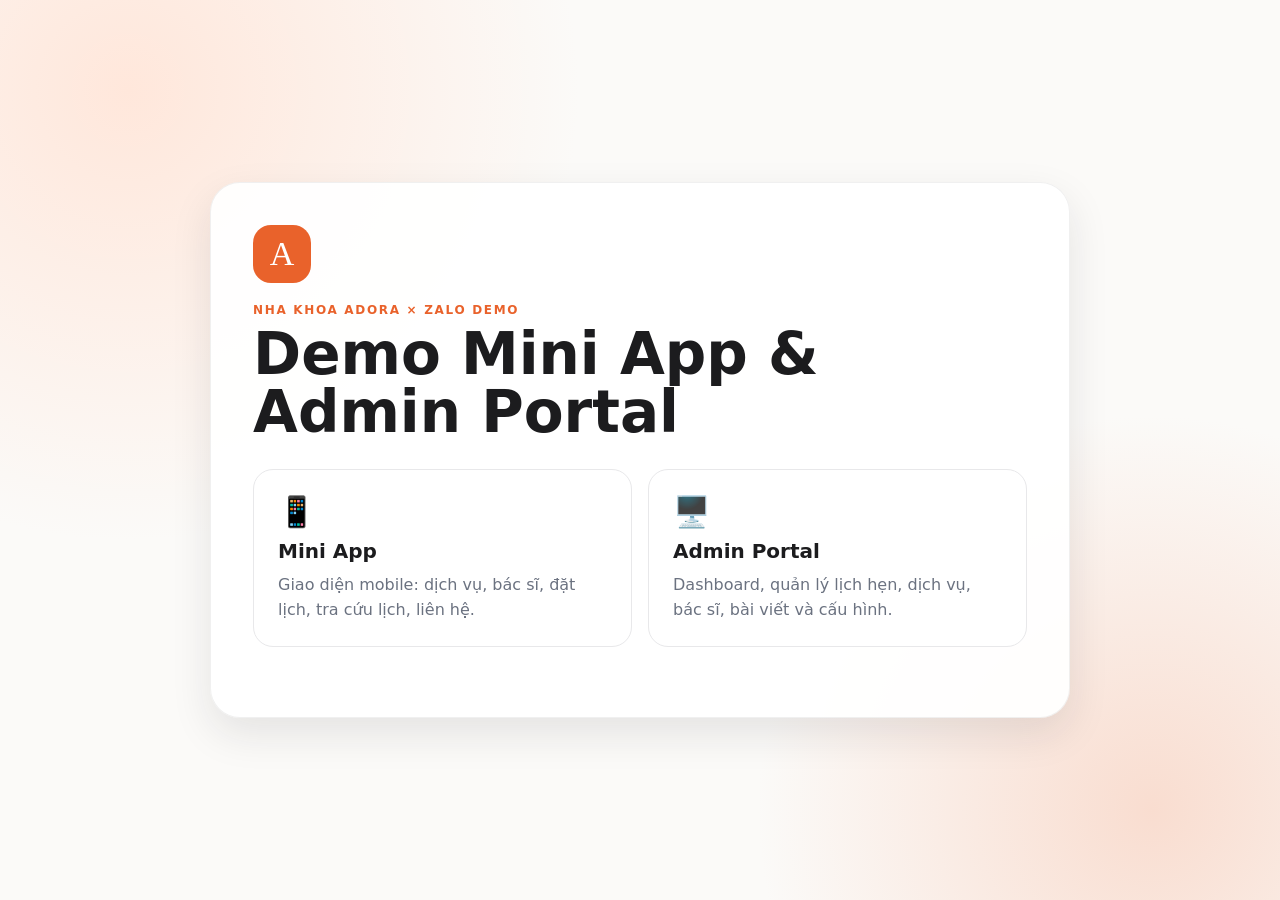
<file: index.html>
<!doctype html>
<html lang="vi">
<head>
  <meta charset="utf-8">
  <meta name="viewport" content="width=device-width,initial-scale=1">
  <title>Adora Zalo Demo</title>
  <link rel="stylesheet" href="assets/style.css">
</head>
<body class="launcher-body">
  <main class="launcher">
    <div class="launcher-logo">A</div>
    <p class="eyebrow">NHA KHOA ADORA × ZALO DEMO</p>
    <h1>Demo Mini App & Admin Portal</h1>
    <div class="launcher-grid">
      <a class="launcher-card" href="miniapp.html">
        <span class="launcher-icon">📱</span>
        <strong>Mini App</strong>
        <span>Giao diện mobile: dịch vụ, bác sĩ, đặt lịch, tra cứu lịch, liên hệ.</span>
      </a>
      <a class="launcher-card" href="admin.html">
        <span class="launcher-icon">🖥️</span>
        <strong>Admin Portal</strong>
        <span>Dashboard, quản lý lịch hẹn, dịch vụ, bác sĩ, bài viết và cấu hình.</span>
      </a>
    </div> 
  </main>
  <script src="assets/app.js"></script>
</body>
</html>
</file>
<file: assets/style.css>
:root{
  --primary:#E9622B;
  --primary-dark:#B94318;
  --primary-soft:#FFF1EA;
  --ink:#1C1C1E;
  --muted:#6B7280;
  --line:#E8E8EA;
  --surface:#FFFFFF;
  --bg:#F6F7F9;
  --success:#159B6D;
  --warning:#C98116;
  --danger:#D64545;
  --shadow:0 16px 40px rgba(26,32,44,.10);
  --radius:18px;
  font-family: Inter, ui-sans-serif, system-ui, -apple-system, BlinkMacSystemFont, "Segoe UI", sans-serif;
}
*{box-sizing:border-box}
html{scroll-behavior:smooth}
body{margin:0;color:var(--ink);background:var(--bg)}
button,input,select,textarea{font:inherit}
button,a{cursor:pointer}
a{color:inherit;text-decoration:none}
img{max-width:100%;display:block}
.hidden{display:none!important}
.muted{color:var(--muted)}
.eyebrow{font-size:12px;font-weight:800;letter-spacing:.14em;color:var(--primary);margin:0 0 8px}
.badge{display:inline-flex;align-items:center;gap:6px;border-radius:999px;padding:5px 9px;font-size:12px;font-weight:800;background:#F2F3F5;color:#4B5563}
.badge.pending{background:#FFF4D8;color:#9A6500}
.badge.confirmed{background:#DCF8EE;color:#087B55}
.badge.completed{background:#E9F0FF;color:#245ACB}
.badge.cancelled{background:#FDE8E8;color:#B53030}
.btn{display:inline-flex;align-items:center;justify-content:center;gap:8px;border:0;border-radius:12px;padding:11px 15px;font-weight:800;background:#F0F1F3;color:#25262A;transition:.2s}
.btn:hover{transform:translateY(-1px)}
.btn-primary{background:var(--primary);color:#fff}
.btn-outline{background:#fff;border:1px solid var(--line)}
.btn-danger{background:#FDECEC;color:#B73333}
.btn-sm{padding:8px 10px;border-radius:10px;font-size:13px}
.icon-btn{border:0;background:#F4F4F5;border-radius:10px;width:38px;height:38px;display:grid;place-items:center}
.card{background:#fff;border:1px solid rgba(20,20,20,.06);border-radius:var(--radius);box-shadow:0 7px 20px rgba(30,30,40,.045)}
.field{display:grid;gap:7px}
.field label{font-size:13px;font-weight:800;color:#44464C}
.field input,.field select,.field textarea{width:100%;border:1px solid var(--line);border-radius:12px;background:#fff;padding:11px 12px;outline:none}
.field input:focus,.field select:focus,.field textarea:focus{border-color:#F3A27F;box-shadow:0 0 0 3px #FFF0E9}
.field textarea{resize:vertical;min-height:90px}
.form-grid{display:grid;grid-template-columns:repeat(2,minmax(0,1fr));gap:14px}
.form-grid .span-2{grid-column:1/-1}
.modal-backdrop{position:fixed;inset:0;background:rgba(10,10,12,.45);display:grid;place-items:center;padding:18px;z-index:1000}
.modal{background:#fff;border-radius:22px;box-shadow:var(--shadow);width:min(620px,100%);max-height:90vh;overflow:auto}
.modal-head{display:flex;align-items:center;justify-content:space-between;padding:20px 22px;border-bottom:1px solid var(--line)}
.modal-head h3{margin:0;font-size:18px}
.modal-body{padding:20px 22px}
.modal-actions{display:flex;justify-content:flex-end;gap:10px;padding:0 22px 22px}
.toast{position:fixed;left:50%;bottom:26px;transform:translate(-50%,18px);opacity:0;pointer-events:none;background:#18181B;color:white;padding:11px 15px;border-radius:12px;font-weight:700;font-size:14px;z-index:2000;transition:.25s}
.toast.show{opacity:1;transform:translate(-50%,0)}

/* launcher */
.launcher-body{min-height:100vh;display:grid;place-items:center;background:
radial-gradient(circle at 10% 10%,#FFE7DB 0,transparent 32%),
radial-gradient(circle at 90% 90%,#F9DDD0 0,transparent 28%),#FBFAF8}
.launcher{width:min(860px,calc(100% - 36px));background:rgba(255,255,255,.93);border:1px solid rgba(0,0,0,.06);border-radius:30px;padding:42px;box-shadow:var(--shadow)}
.launcher-logo{width:58px;height:58px;border-radius:18px;display:grid;place-items:center;background:var(--primary);color:#fff;font-family:Georgia,serif;font-size:34px;margin-bottom:20px}
.launcher h1{font-size:clamp(34px,6vw,58px);line-height:1;margin:0 0 16px;max-width:700px}
.launcher-lead{color:var(--muted);font-size:17px;line-height:1.7;max-width:760px}
.launcher-grid{display:grid;grid-template-columns:1fr 1fr;gap:16px;margin:28px 0}
.launcher-card{padding:24px;border:1px solid var(--line);border-radius:20px;background:white;display:grid;gap:10px;transition:.2s}
.launcher-card:hover{transform:translateY(-3px);box-shadow:0 12px 30px rgba(0,0,0,.08);border-color:#F4B398}
.launcher-card strong{font-size:20px}
.launcher-card span:last-child{color:var(--muted);line-height:1.55}
.launcher-icon{font-size:30px}
.notice{padding:14px 16px;background:#FFF7F2;border:1px solid #FFE1D2;border-radius:14px;color:#6A3A26;line-height:1.6}

/* Admin */
.admin-shell{min-height:100vh;display:grid;grid-template-columns:250px 1fr}
.admin-sidebar{position:sticky;top:0;height:100vh;padding:22px 16px;border-right:1px solid var(--line);background:#fff;display:flex;flex-direction:column}
.brand{display:flex;align-items:center;gap:11px;padding:4px 8px 24px}
.brand-mark{width:42px;height:42px;border-radius:13px;display:grid;place-items:center;background:var(--primary);color:#fff;font-family:Georgia,serif;font-size:25px}
.brand strong{display:block;font-size:16px}
.brand small{color:var(--muted)}
.admin-nav{display:grid;gap:6px}
.admin-nav button{border:0;background:transparent;text-align:left;padding:11px 12px;border-radius:11px;font-weight:750;color:#53555C;display:flex;align-items:center;gap:10px}
.admin-nav button.active,.admin-nav button:hover{background:var(--primary-soft);color:var(--primary-dark)}
.sidebar-bottom{margin-top:auto;display:grid;gap:8px}
.admin-main{min-width:0}
.admin-topbar{height:72px;background:rgba(255,255,255,.92);backdrop-filter:blur(10px);border-bottom:1px solid var(--line);display:flex;align-items:center;justify-content:space-between;padding:0 26px;position:sticky;top:0;z-index:50}
.admin-topbar h1{font-size:20px;margin:0}
.admin-content{padding:26px}
.page-head{display:flex;justify-content:space-between;gap:16px;align-items:flex-end;margin-bottom:20px}
.page-head h2{margin:0 0 5px;font-size:27px}
.page-head p{margin:0;color:var(--muted)}
.metric-grid{display:grid;grid-template-columns:repeat(4,minmax(0,1fr));gap:14px;margin-bottom:18px}
.metric{padding:18px}
.metric .label{font-size:13px;color:var(--muted);font-weight:700}
.metric .value{font-size:31px;font-weight:900;margin:7px 0 2px}
.metric .delta{font-size:12px;color:var(--success);font-weight:800}
.admin-grid{display:grid;grid-template-columns:1.45fr .8fr;gap:18px}
.panel{padding:18px}
.panel-head{display:flex;align-items:center;justify-content:space-between;gap:12px;margin-bottom:14px}
.panel-head h3{margin:0;font-size:17px}
.table-wrap{overflow:auto;border:1px solid var(--line);border-radius:14px}
table{width:100%;border-collapse:collapse;min-width:760px;background:#fff}
th,td{text-align:left;padding:13px 14px;border-bottom:1px solid #F0F0F1;vertical-align:middle;font-size:13px}
th{font-size:12px;color:#6A6D75;background:#FAFAFB;text-transform:uppercase;letter-spacing:.04em}
tbody tr:hover{background:#FFFDFC}
.table-actions{display:flex;gap:6px}
.toolbar{display:flex;gap:10px;align-items:center;margin-bottom:14px;flex-wrap:wrap}
.search{min-width:230px;flex:1}
.search input,.toolbar select{border:1px solid var(--line);background:#fff;border-radius:11px;padding:10px 12px;outline:none}
.list-stack{display:grid;gap:10px}
.appointment-mini{display:grid;grid-template-columns:auto 1fr auto;gap:12px;align-items:center;padding:12px;border:1px solid var(--line);border-radius:13px}
.date-chip{width:48px;height:52px;background:#FFF3ED;color:var(--primary-dark);border-radius:12px;display:grid;place-items:center;text-align:center;font-size:11px;font-weight:900}
.date-chip strong{display:block;font-size:19px;line-height:18px}
.appointment-mini strong{font-size:14px}
.appointment-mini p{margin:4px 0 0;color:var(--muted);font-size:12px}
.entity-grid{display:grid;grid-template-columns:repeat(3,minmax(0,1fr));gap:14px}
.entity-card{padding:16px;display:grid;gap:10px}
.entity-top{display:flex;justify-content:space-between;gap:10px}
.entity-avatar{width:46px;height:46px;border-radius:14px;background:#FFF0E8;display:grid;place-items:center;font-weight:900;color:var(--primary)}
.entity-card h4{margin:0;font-size:15px}
.entity-card p{margin:0;color:var(--muted);font-size:13px;line-height:1.55}
.entity-meta{display:flex;gap:8px;flex-wrap:wrap}
.settings-card{padding:20px;max-width:900px}
.admin-section{display:none}
.admin-section.active{display:block}
.chart-bars{height:180px;display:flex;align-items:end;gap:10px;padding-top:20px}
.chart-col{flex:1;display:grid;grid-template-rows:1fr auto;gap:8px;height:100%;align-items:end}
.chart-bar{width:100%;border-radius:9px 9px 3px 3px;background:linear-gradient(180deg,#F18B62,#E9622B);min-height:8px}
.chart-col span{text-align:center;font-size:11px;color:var(--muted)}

/* Mini App */
.mini-page{min-height:100vh;background:#ECEDEF}
.phone-stage{min-height:100vh;display:grid;place-items:start center;padding:26px}
.phone{width:min(430px,100%);min-height:900px;background:#F7F7F8;box-shadow:0 24px 70px rgba(0,0,0,.18);border-radius:34px;overflow:hidden;position:relative;border:8px solid #171719}
.mini-status{height:30px;background:#fff;display:flex;align-items:center;justify-content:space-between;padding:0 17px;font-size:11px;font-weight:800}
.mini-header{background:#fff;padding:12px 16px 14px;display:flex;justify-content:space-between;align-items:center;border-bottom:1px solid #F1F1F2;position:sticky;top:0;z-index:30}
.mini-header .brand{padding:0}
.mini-header .brand-mark{width:36px;height:36px;border-radius:11px;font-size:20px}
.mini-header .brand strong{font-size:14px}
.mini-header .brand small{font-size:10px}
.mini-content{padding-bottom:84px}
.mini-view{display:none}
.mini-view.active{display:block}
.hero{margin:14px;border-radius:24px;overflow:hidden;min-height:290px;position:relative;background:
linear-gradient(150deg,rgba(255,249,245,.98),rgba(255,230,216,.94))}
.hero:after{content:"";position:absolute;right:-62px;bottom:-84px;width:255px;height:255px;border-radius:50%;background:#F28C61;opacity:.18}
.hero-copy{position:relative;z-index:2;padding:24px 22px 10px;max-width:86%}
.hero h1{font-size:31px;line-height:1.03;margin:9px 0 12px}
.hero p{color:#6E5A50;font-size:14px;line-height:1.55;margin:0 0 18px}
.hero-pills{display:flex;gap:7px;flex-wrap:wrap;margin-top:18px}
.hero-pills span{background:rgba(255,255,255,.76);border:1px solid rgba(233,98,43,.14);padding:7px 9px;border-radius:999px;font-size:11px;font-weight:800;color:#6B4A3D}
.quick-grid{display:grid;grid-template-columns:repeat(4,1fr);gap:9px;padding:0 14px 10px}
.quick{background:#fff;border:1px solid #EFEFF1;border-radius:16px;padding:12px 7px;text-align:center;display:grid;gap:7px;font-size:11px;font-weight:800}
.quick-icon{width:38px;height:38px;margin:auto;border-radius:12px;background:#FFF1EA;display:grid;place-items:center;font-size:19px}
.section{padding:15px 14px}
.section-title{display:flex;align-items:end;justify-content:space-between;margin-bottom:12px;gap:10px}
.section-title h2{font-size:19px;margin:0}
.section-title a,.section-title button{font-size:12px;color:var(--primary);font-weight:800;background:none;border:0;padding:0}
.service-scroll,.doctor-scroll,.news-scroll{display:flex;gap:11px;overflow:auto;scrollbar-width:none;padding-bottom:2px}
.service-card{flex:0 0 175px;background:#fff;border:1px solid #ECECEE;border-radius:18px;overflow:hidden}
.service-art{height:98px;background:linear-gradient(135deg,#FCE3D7,#FFF7F2);display:grid;place-items:center;font-size:42px}
.service-body{padding:12px}
.service-body h3{font-size:14px;margin:0 0 6px}
.service-body p{font-size:11px;line-height:1.5;color:var(--muted);margin:0}
.service-price{font-size:12px;color:var(--primary);font-weight:900;margin-top:9px}
.doctor-card{flex:0 0 156px;background:#fff;border:1px solid #ECECEE;border-radius:18px;padding:13px;text-align:center}
.doctor-avatar{width:72px;height:72px;border-radius:50%;margin:2px auto 10px;background:linear-gradient(160deg,#FFE9DF,#F4B99F);display:grid;place-items:center;font-size:26px;font-weight:900;color:#9D3E1A}
.doctor-card h3{font-size:13px;margin:0}
.doctor-card p{font-size:10px;line-height:1.45;color:var(--muted);margin:5px 0 0}
.facility-grid{display:grid;grid-template-columns:1.35fr .8fr;grid-template-rows:110px 110px;gap:8px}
.facility-img{border-radius:15px;overflow:hidden;background:#E9E9EA;position:relative}
.facility-img:first-child{grid-row:1/3}
.facility-img img{width:100%;height:100%;object-fit:cover}
.facility-img .fallback{position:absolute;inset:0;display:grid;place-items:center;background:linear-gradient(135deg,#FCE1D5,#FFF7F2);font-size:32px}
.news-card{flex:0 0 250px;background:#fff;border:1px solid #ECECEE;border-radius:18px;padding:14px}
.news-card small{color:var(--primary);font-weight:800}
.news-card h3{font-size:14px;line-height:1.35;margin:7px 0}
.news-card p{font-size:11px;line-height:1.5;color:var(--muted);margin:0}
.contact-card{margin:0 14px 16px;padding:16px;background:#202124;color:#fff;border-radius:22px;overflow:hidden;position:relative}
.contact-card:after{content:"";position:absolute;width:160px;height:160px;border-radius:50%;background:#E9622B;right:-70px;top:-70px;opacity:.45}
.contact-card>*{position:relative;z-index:2}
.contact-card h3{margin:0 0 7px}
.contact-card p{margin:0 0 14px;color:#D3D4D6;font-size:12px;line-height:1.55}
.contact-actions{display:flex;gap:8px}
.contact-actions .btn{flex:1;font-size:12px;padding:10px}
.mini-nav{position:absolute;left:0;right:0;bottom:0;height:72px;background:rgba(255,255,255,.96);backdrop-filter:blur(14px);border-top:1px solid #E9E9EB;display:grid;grid-template-columns:repeat(5,1fr);z-index:40}
.mini-nav button{border:0;background:transparent;font-size:10px;color:#85878D;font-weight:800;display:grid;place-items:center;align-content:center;gap:4px}
.mini-nav button span{font-size:19px}
.mini-nav button.active{color:var(--primary)}
.mini-page-head{padding:22px 16px 10px}
.mini-page-head h2{margin:0 0 5px;font-size:25px}
.mini-page-head p{margin:0;color:var(--muted);font-size:13px;line-height:1.5}
.filter-chips{display:flex;gap:7px;overflow:auto;padding:10px 14px}
.filter-chips button{border:1px solid #ECECEE;background:#fff;padding:8px 11px;border-radius:999px;white-space:nowrap;font-size:11px;font-weight:800}
.filter-chips button.active{background:#222;color:#fff;border-color:#222}
.service-list{display:grid;gap:10px;padding:8px 14px 20px}
.service-row{display:grid;grid-template-columns:60px 1fr auto;gap:11px;align-items:center;background:#fff;border:1px solid #ECECEE;padding:11px;border-radius:16px}
.service-row .service-art{height:60px;border-radius:13px;font-size:27px}
.service-row h3{font-size:13px;margin:0 0 4px}
.service-row p{font-size:10px;color:var(--muted);margin:0;line-height:1.45}
.service-row .arrow{color:#999}
.booking-wrap{padding:10px 14px 22px}
.booking-card{padding:17px;background:#fff;border-radius:20px;border:1px solid #ECECEE}
.booking-steps{display:flex;gap:7px;margin-bottom:17px}
.booking-step{height:5px;flex:1;border-radius:999px;background:#ECECEE}
.booking-step.active{background:var(--primary)}
.booking-card h3{margin:0 0 5px}
.booking-card>p{margin:0 0 18px;font-size:12px;color:var(--muted)}
.choice-grid{display:grid;grid-template-columns:1fr 1fr;gap:9px}
.choice{border:1px solid #E8E8EA;background:#fff;border-radius:14px;padding:12px;text-align:left}
.choice.active{border-color:#E9622B;background:#FFF5F0;box-shadow:0 0 0 2px #FFE4D8}
.choice strong{display:block;font-size:12px}
.choice span{display:block;font-size:10px;color:var(--muted);margin-top:4px}
.slot-grid{display:grid;grid-template-columns:repeat(3,1fr);gap:8px}
.slot{border:1px solid #E6E6E8;background:#fff;border-radius:11px;padding:10px 4px;font-size:12px;font-weight:800}
.slot.active{border-color:#E9622B;background:#FFF1EA;color:#B44419}
.booking-actions{display:flex;gap:9px;margin-top:18px}
.booking-actions .btn{flex:1}
.appointment-list{padding:8px 14px 20px;display:grid;gap:10px}
.appointment-card{background:#fff;border:1px solid #ECECEE;border-radius:18px;padding:14px}
.appointment-card .top{display:flex;justify-content:space-between;gap:10px}
.appointment-card h3{font-size:14px;margin:0}
.appointment-card p{font-size:11px;color:var(--muted);margin:5px 0 0;line-height:1.5}
.appointment-card .meta{display:grid;grid-template-columns:1fr 1fr;gap:8px;background:#F8F8F9;border-radius:12px;padding:10px;margin-top:11px}
.appointment-card .meta span{font-size:10px;color:var(--muted)}
.appointment-card .meta strong{display:block;color:#333;font-size:11px;margin-top:2px}
.lookup{padding:0 14px 9px;display:flex;gap:8px}
.lookup input{flex:1;border:1px solid #E5E5E7;border-radius:12px;padding:10px 12px;background:#fff}
.empty{padding:28px 20px;text-align:center;color:var(--muted)}
.empty .emoji{font-size:38px;margin-bottom:7px}
.contact-page-card{margin:10px 14px;background:#fff;border:1px solid #ECECEE;border-radius:20px;overflow:hidden}
.map-demo{height:190px;background:
linear-gradient(30deg,transparent 47%,rgba(255,255,255,.8) 48% 52%,transparent 53%),
linear-gradient(-25deg,#DFEEDC 0 46%,#D6E7F5 47% 54%,#F4E6D0 55%);background-size:84px 84px;display:grid;place-items:center;position:relative}
.map-pin{width:48px;height:48px;border-radius:50% 50% 50% 0;background:#E9622B;transform:rotate(-45deg);display:grid;place-items:center;box-shadow:0 8px 18px rgba(0,0,0,.2)}
.map-pin:after{content:"A";transform:rotate(45deg);color:#fff;font-weight:900;font-family:Georgia,serif}
.contact-info{padding:16px;display:grid;gap:12px}
.contact-line{display:flex;gap:11px;align-items:flex-start}
.contact-line .ci{width:36px;height:36px;border-radius:11px;background:#FFF1EA;display:grid;place-items:center}
.contact-line strong{font-size:13px}
.contact-line p{margin:3px 0 0;color:var(--muted);font-size:11px;line-height:1.45}
.contact-buttons{display:grid;grid-template-columns:1fr 1fr;gap:8px;padding-top:3px}
.service-detail-icon{height:145px;border-radius:18px;background:linear-gradient(135deg,#FFE4D8,#FFF8F4);display:grid;place-items:center;font-size:58px;margin-bottom:14px}
.service-detail h2{margin:0 0 8px}
.service-detail p{font-size:13px;line-height:1.65;color:var(--muted)}
.service-detail ul{padding-left:19px;font-size:12px;line-height:1.7;color:#51535A}
@media(max-width:1000px){
 .metric-grid{grid-template-columns:repeat(2,1fr)}
 .admin-grid{grid-template-columns:1fr}
 .entity-grid{grid-template-columns:repeat(2,1fr)}
}
@media(max-width:760px){
 .admin-shell{display:block}
 .admin-sidebar{height:auto;position:static;border-right:0;border-bottom:1px solid var(--line)}
 .admin-nav{grid-template-columns:repeat(3,1fr)}
 .admin-nav button{justify-content:center;font-size:12px}
 .sidebar-bottom{display:none}
 .admin-topbar{position:static}
 .admin-content{padding:16px}
 .metric-grid{grid-template-columns:1fr 1fr}
 .entity-grid{grid-template-columns:1fr}
 .form-grid{grid-template-columns:1fr}
 .form-grid .span-2{grid-column:auto}
 .launcher{padding:28px}
 .launcher-grid{grid-template-columns:1fr}
}
@media(max-width:470px){
 .phone-stage{padding:0}
 .phone{width:100%;min-height:100vh;border:0;border-radius:0;box-shadow:none}
 .mini-status{display:none}
 .mini-header{top:0}
 .mini-nav{position:fixed}
 .launcher h1{font-size:36px}
}

/* Adora official media integration */
.brand-logo-wrap{
  width:82px!important;height:38px!important;border-radius:0!important;
  background:transparent!important;padding:0!important;overflow:hidden;flex:0 0 82px;
}
.brand-logo-wrap img{width:100%;height:100%;object-fit:contain;display:block}
.service-art{overflow:hidden}
.service-art img{width:100%;height:100%;object-fit:cover;display:block}
.doctor-avatar{overflow:hidden;background:#fff}
.doctor-avatar img{width:100%;height:100%;object-fit:cover;object-position:center 22%;display:block}
.entity-avatar{overflow:hidden}
.entity-avatar img{width:100%;height:100%;object-fit:cover;object-position:center 22%;display:block}
.hero-real-image{position:absolute;right:0;top:0;width:50%;height:100%;object-fit:cover;object-position:center;z-index:0}
.hero:before{content:"";position:absolute;inset:0;background:linear-gradient(90deg,rgba(255,249,245,1) 0%,rgba(255,249,245,.98) 42%,rgba(255,249,245,.62) 62%,rgba(255,249,245,.06) 100%);z-index:1}
.hero:after{z-index:1}
.hero-copy{z-index:2;max-width:72%}
.service-detail-icon{overflow:hidden;padding:0}
.service-detail-icon img{width:100%;height:100%;object-fit:cover;display:block}
@media(max-width:470px){
  .mini-header .brand-logo-wrap{width:70px!important;flex-basis:70px;height:32px!important}
  .mini-header .brand strong{font-size:12px}
  .mini-header .brand small{font-size:9px}
  .hero-real-image{width:56%;opacity:.9}
  .hero:before{background:linear-gradient(90deg,rgba(255,249,245,1) 0%,rgba(255,249,245,.96) 48%,rgba(255,249,245,.52) 72%,rgba(255,249,245,.12) 100%)}
  .hero-copy{max-width:78%}
}


/* === V3 Member & Loyalty === */
.member-strip{margin:4px 14px 14px;background:linear-gradient(135deg,#211915,#4A2B1F);color:#fff;border-radius:20px;padding:16px;display:flex;align-items:center;justify-content:space-between;gap:12px;box-shadow:0 10px 24px rgba(65,35,23,.16)}
.member-strip strong{font-size:14px;display:block;margin-bottom:4px}.member-strip p{margin:0;color:#E9DCD5;font-size:11px;line-height:1.45}
.member-strip .btn{white-space:nowrap;font-size:11px;padding:9px 11px}
.account-wrap{padding:10px 14px 24px;display:grid;gap:12px}
.member-hero{background:linear-gradient(145deg,#211915,#5C3120);color:#fff;border-radius:24px;padding:20px;position:relative;overflow:hidden}
.member-hero:after{content:"";position:absolute;width:180px;height:180px;border-radius:50%;right:-80px;top:-70px;background:#E9622B;opacity:.28}
.member-hero>*{position:relative;z-index:1}.member-top{display:flex;justify-content:space-between;gap:12px;align-items:flex-start}
.member-avatar{width:52px;height:52px;border-radius:17px;background:#fff;color:var(--primary);display:grid;place-items:center;font-size:22px;font-weight:950}
.member-identity{display:flex;gap:11px;align-items:center}.member-identity h3{margin:0 0 4px;font-size:16px}.member-identity p{margin:0;color:#EADFD9;font-size:11px}
.tier-pill{background:rgba(255,255,255,.14);border:1px solid rgba(255,255,255,.16);border-radius:999px;padding:7px 10px;font-size:10px;font-weight:900;text-transform:uppercase;letter-spacing:.08em}
.points-big{font-size:38px;font-weight:950;margin:19px 0 2px}.points-big small{font-size:12px;font-weight:800;color:#EBDDD6}
.progress-track{height:7px;background:rgba(255,255,255,.18);border-radius:999px;overflow:hidden;margin-top:12px}.progress-track span{display:block;height:100%;background:#fff;border-radius:999px}
.progress-copy{display:flex;justify-content:space-between;color:#E5D4CC;font-size:10px;margin-top:6px}
.member-actions{display:grid;grid-template-columns:repeat(3,1fr);gap:9px}.member-action{background:#fff;border:1px solid #ECECEE;border-radius:16px;padding:13px 7px;text-align:center;font-size:10px;font-weight:800;display:grid;gap:6px}.member-action span{font-size:21px}
.member-section{background:#fff;border:1px solid #ECECEE;border-radius:20px;padding:15px}.member-section h3{font-size:15px;margin:0}.member-section-head{display:flex;align-items:center;justify-content:space-between;margin-bottom:11px}
.point-row,.history-row,.voucher-owned-row{display:grid;grid-template-columns:1fr auto;gap:10px;padding:11px 0;border-bottom:1px solid #F0F0F1}.point-row:last-child,.history-row:last-child,.voucher-owned-row:last-child{border-bottom:0}
.point-row strong,.history-row strong{font-size:12px}.point-row p,.history-row p{font-size:10px;color:var(--muted);margin:4px 0 0;line-height:1.45}.point-value{font-size:13px;font-weight:950}.point-value.plus{color:var(--success)}.point-value.minus{color:var(--danger)}
.voucher-list{display:grid;gap:9px}.voucher-card{border:1px solid #EFE1DA;background:#FFF8F4;border-radius:16px;padding:13px;display:grid;grid-template-columns:1fr auto;gap:10px;align-items:center}.voucher-card h4{margin:0 0 4px;font-size:12px}.voucher-card p{font-size:10px;line-height:1.45;color:var(--muted);margin:0}.voucher-cost{font-weight:950;color:var(--primary);font-size:11px;margin-top:6px}
.permission-card{background:#fff;border:1px solid #ECECEE;border-radius:22px;padding:19px;text-align:center}.permission-icon{width:62px;height:62px;border-radius:20px;background:#FFF1EA;display:grid;place-items:center;font-size:29px;margin:2px auto 13px}.permission-card h3{font-size:18px;margin:0 0 8px}.permission-card>p{font-size:12px;line-height:1.6;color:var(--muted);margin:0 0 15px}.permission-benefits{display:grid;gap:8px;text-align:left;margin:14px 0}.permission-benefits div{font-size:11px;background:#F8F8F9;border-radius:12px;padding:10px}.demo-note{font-size:10px!important;background:#FFF6D9;color:#805E00!important;padding:9px;border-radius:10px}
.link-member-form{display:grid;gap:11px;text-align:left;margin-top:13px}
.account-nav-card{display:flex;justify-content:space-between;align-items:center;background:#fff;border:1px solid #ECECEE;border-radius:15px;padding:13px}.account-nav-card strong{font-size:12px}.account-nav-card p{font-size:10px;color:var(--muted);margin:3px 0 0}
.history-date{width:45px;height:48px;border-radius:12px;background:#FFF1EA;color:#A9441E;display:grid;place-items:center;font-size:10px;font-weight:900;text-align:center}.history-date b{font-size:17px;line-height:16px}
.history-line{display:grid;grid-template-columns:auto 1fr;gap:10px;padding:10px 0;border-bottom:1px solid #F0F0F1}.history-line:last-child{border-bottom:0}.history-line h4{font-size:12px;margin:0 0 4px}.history-line p{font-size:10px;color:var(--muted);line-height:1.5;margin:0}
.mini-nav button[data-view="account"] span{font-size:18px}
.customer-summary{display:grid;grid-template-columns:repeat(4,1fr);gap:10px;margin-bottom:16px}.summary-box{background:#F8F8F9;border-radius:13px;padding:12px}.summary-box small{display:block;color:var(--muted);font-size:10px;margin-bottom:5px}.summary-box strong{font-size:17px}
.loyalty-grid{display:grid;grid-template-columns:.9fr 1.1fr;gap:18px}.tier-list{display:grid;gap:9px}.tier-row{display:flex;justify-content:space-between;align-items:center;padding:12px;border:1px solid var(--line);border-radius:12px}.tier-row strong{font-size:13px}.tier-row span{font-size:12px;color:var(--muted)}
@media(max-width:760px){.customer-summary{grid-template-columns:1fr 1fr}.loyalty-grid{grid-template-columns:1fr}}
</file>
